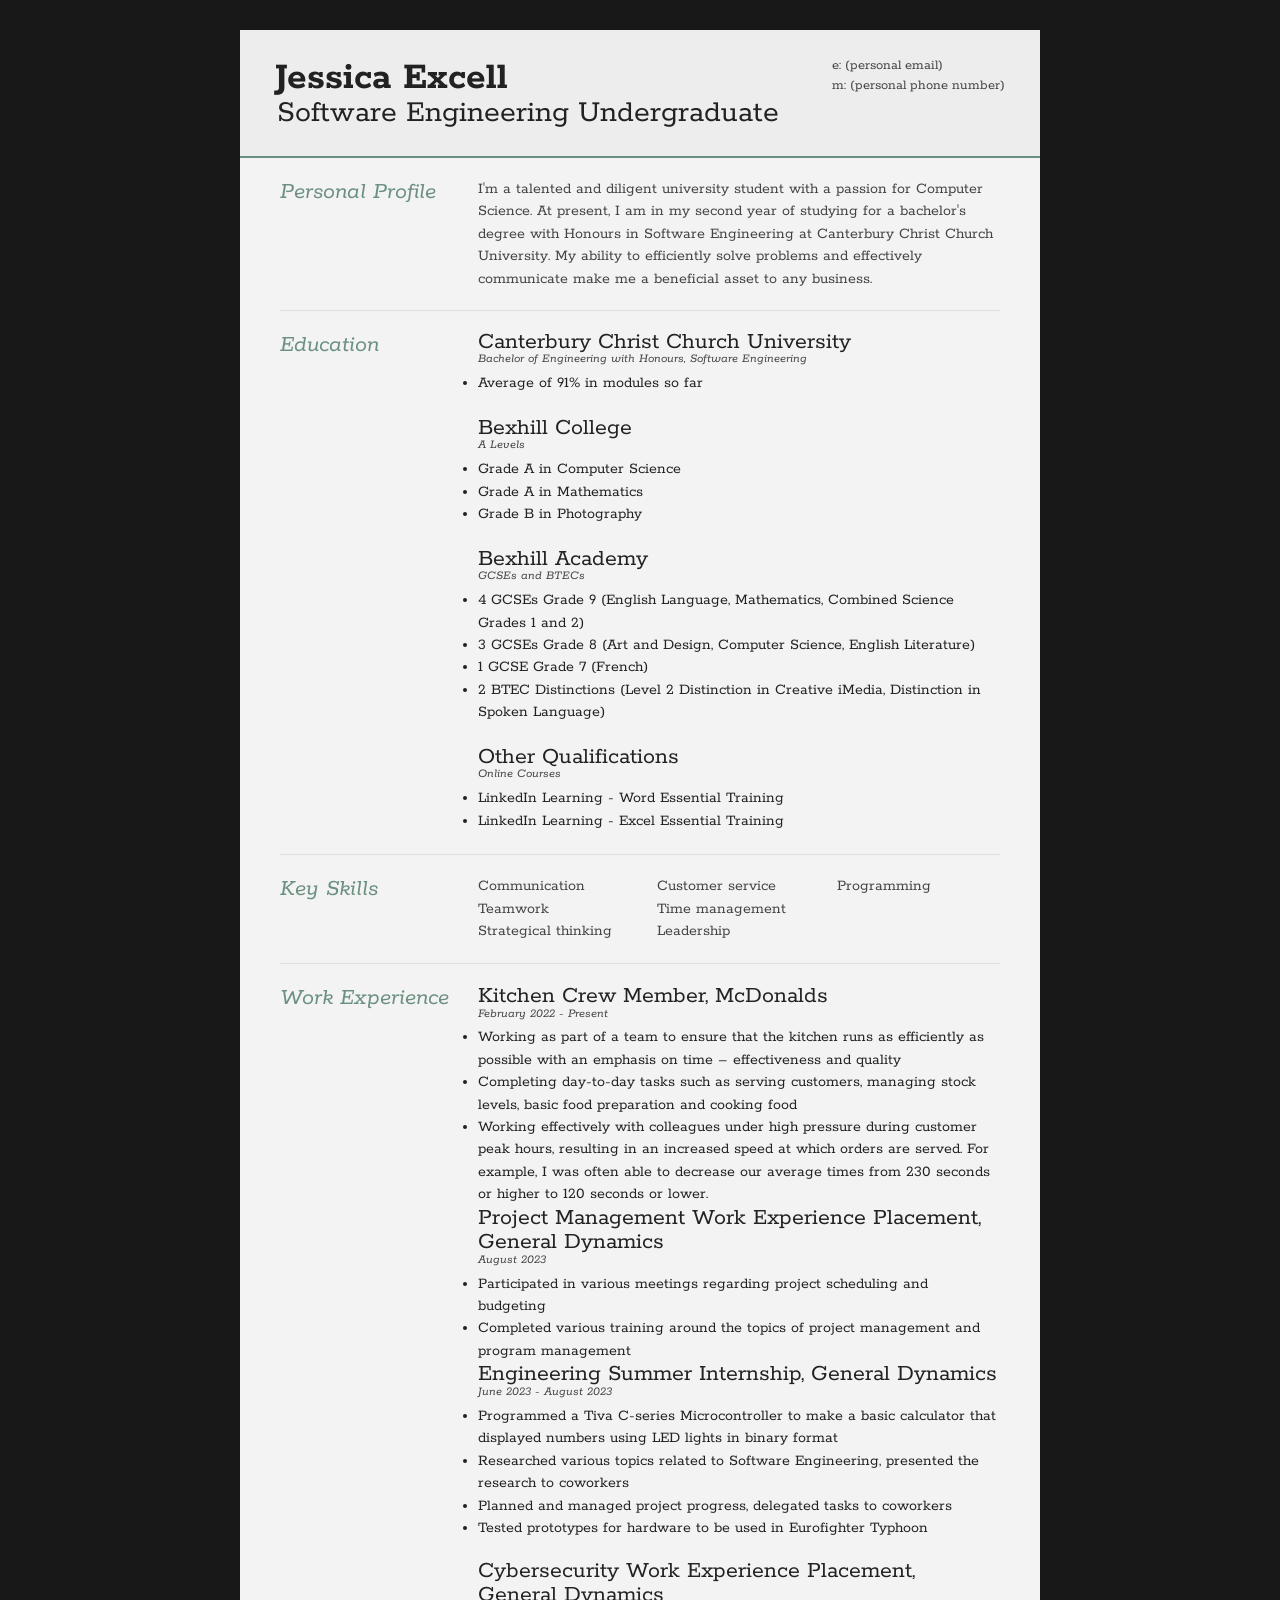
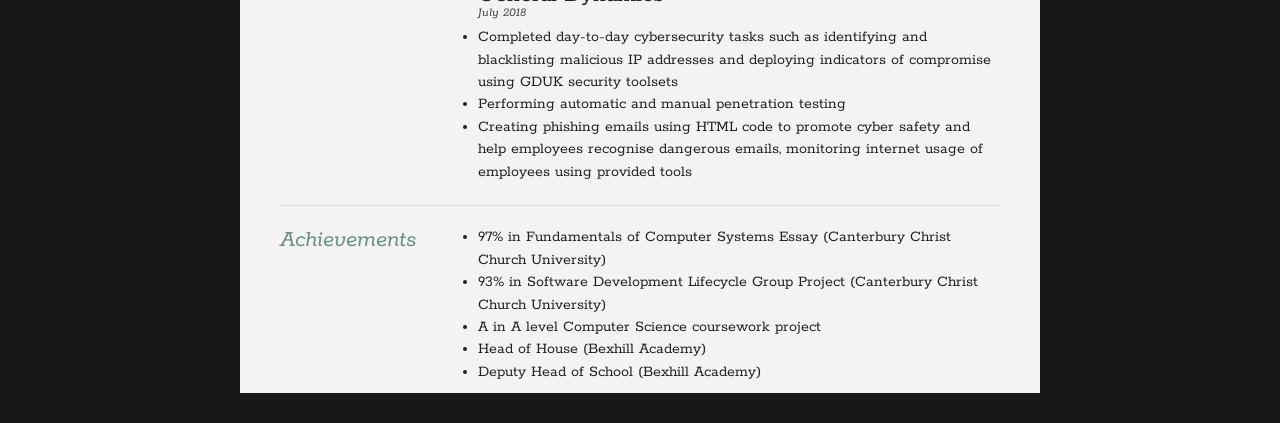
<file: index.html>
<!DOCTYPE html>
<html>
<head>
<title>Jessica Excell - Curriculum Vitae</title>

<meta name="viewport" content="width=device-width"/>
<meta name="description" content="The Curriculum Vitae of Jessica Excell."/>
<meta charset="UTF-8">

<link type="text/css" rel="stylesheet" href="style.css">
<link href='https://fonts.googleapis.com/css?family=Rokkitt:400,700|Lato:400,300' rel='stylesheet' type='text/css'>

</head>
<body id="top">
<div id="cv" class="instaFade">
	<div class="mainDetails">
		<div id="name">
			<h1 class="quickFade delayTwo">Jessica Excell</h1>
			<h2 class="quickFade delayThree">Software Engineering Undergraduate</h2>
		</div>

		<div id="contactDetails" class="quickFade delayFour">
			<ul>
				<li>e: <a href="mailto:jessexcell@outlook.com" target="_blank">(personal email)</a></li>
				<li>m: (personal phone number)</li>
			</ul>
		</div>
		<div class="clear"></div>
	</div>

	<div id="mainArea" class="quickFade delayFive">
		<section>
			<article>
				<div class="sectionTitle">
					<h1>Personal Profile</h1>
				</div>

				<div class="sectionContent">
					<p>I'm a talented and diligent university student with a passion for Computer Science. At present, I am in my second year of studying for a bachelor's degree with Honours in Software Engineering at Canterbury Christ Church University. My ability to efficiently solve problems and effectively communicate make me a beneficial asset to any business.</p>
				</div>
			</article>
			<div class="clear"></div>
		</section>

		<section>
			<div class="sectionTitle">
				<h1>Education</h1>
			</div>

			<div class="sectionContent">
				<article>
					<h2>Canterbury Christ Church University</h2>
					<p class="subDetails">Bachelor of Engineering with Honours, Software Engineering</p>
					<ul><li>Average of 91% in modules so far</li></ul>
				</article>

				<article>
					<h2><br>Bexhill College</h2>
					<p class="subDetails">A Levels</p>
					<ul>
						<li>Grade A in Computer Science</li>
						<li>Grade A in Mathematics</li>
						<li>Grade B in Photography<br></li>
					</ul>
				</article>

				<article>
					<h2><br>Bexhill Academy</h2>
					<p class="subDetails">GCSEs and BTECs</p>
					<ul>
						<li>4 GCSEs Grade 9 (English Language, Mathematics, Combined Science Grades 1 and 2)</li>
						<li>3 GCSEs Grade 8 (Art and Design, Computer Science, English Literature)</li>
						<li>1 GCSE Grade 7 (French)</li>
						<li>2 BTEC Distinctions (Level 2 Distinction in Creative iMedia, Distinction in Spoken Language)</li>
					</ul><br/>
				</article>

				<article>
					<h2>Other Qualifications</h2>
					<p class="subDetails">Online Courses</p>
					<ul>
						<li>LinkedIn Learning - Word Essential Training</li>
						<li>LinkedIn Learning - Excel Essential Training</li>
					</ul><br/>
				</article>
			</div>
			<div class="clear"></div>
		</section>

		<section>
			<div class="sectionTitle">
				<h1>Key Skills</h1>
			</div>

			<div class="sectionContent">
				<ol class="keySkills">
					<li>Communication</li>
					<li>Teamwork</li>
					<li>Strategical thinking</li>
					<li>Customer service</li>
					<li>Time management</li>
					<li>Leadership</li>
					<li>Programming</li>
				</ol>
			</div>
			<div class="clear"></div>
		</section>

		<section>
			<div class="sectionTitle">
				<h1>Work Experience</h1>
			</div>

			<div class="sectionContent">
				<article>
					<h2 style="line-height:1">Kitchen Crew Member, McDonalds<br></h2>
					<p class="subDetails">February 2022 - Present</p>
					<ul>
						<li>Working as part of a team to ensure that the kitchen runs as efficiently as possible with an emphasis on time – effectiveness and quality</li>
						<li>Completing day-to-day tasks such as serving customers, managing stock levels, basic food preparation and cooking food</li>
						<li>Working effectively with colleagues under high pressure during customer peak hours, resulting in an increased speed at which orders are served. For example, I was often able to decrease our average times from 230 seconds or higher to 120 seconds or lower.<br></li>
					</ul>
				</article>

				<article>
					<h2 style="line-height:1">Project Management Work Experience Placement, General Dynamics</h2>
					<p class="subDetails">August 2023</p>
					<ul>
						<li>Participated in various meetings regarding project scheduling and budgeting</li>
                        <li>Completed various training around the topics of project management and program management</li>
					</ul>
				</article>

				<article>
					<h2 style="line-height:1">Engineering Summer Internship, General Dynamics</h2>
					<p class="subDetails">June 2023 - August 2023</p>
					<ul>
						<li>Programmed a Tiva C-series Microcontroller to make a basic calculator that displayed numbers using LED lights in binary format</li>
						<li>Researched various topics related to Software Engineering, presented the research to coworkers</li>
						<li>Planned and managed project progress, delegated tasks to coworkers</li>
						<li>Tested prototypes for hardware to be used in Eurofighter Typhoon</li>
					</ul>
				</article>

				<article>
					<p></p>
					<h2 style="line-height:1">Cybersecurity Work Experience Placement, General Dynamics</h2>
					<p class="subDetails">July 2018</p>
					<ul>
						<li>Completed day-to-day cybersecurity tasks such as identifying and blacklisting malicious IP addresses and deploying indicators of compromise using GDUK security toolsets <br></li>
						<li>Performing automatic and manual penetration testing </li>
                        <li>Creating phishing emails using HTML code to promote cyber safety and help employees recognise dangerous emails, monitoring internet usage of employees using provided tools <br></li>
					</ul><br>
				</article>
			</div>
			<div class="clear"></div>
		</section>

		<section>
            <article>
                <div class="sectionTitle">
                    <h1>Achievements</h1>
                </div>
                <div class="sectionContent">
                    <ul>
                        <li>97% in Fundamentals of Computer Systems Essay (Canterbury Christ Church University)</li>
                        <li>93% in Software Development Lifecycle Group Project (Canterbury Christ Church University)</li>
                        <li>A in A level Computer Science coursework project</li>
                        <li>Head of House (Bexhill Academy)</li>
                        <li>Deputy Head of School (Bexhill Academy)</li>
                    </ul>
                </div>
            </article>
			<div class="clear"></div>
		</section>
	</div>
</div>
</body>
</html>
</file>
<file: style.css>
html,body,div,span,object,iframe,h1,h2,h3,h4,h5,h6,p,blockquote,pre,abbr,address,cite,code,del,dfn,em,img,ins,kbd,q,samp,small,strong,sub,sup,var,b,i,dl,dt,dd,ol,ul,li,fieldset,form,label,legend,table,caption,tbody,tfoot,thead,tr,th,td,article,aside,canvas,details,figcaption,figure,footer,header,hgroup,menu,nav,section,summary,time,mark,audio,video {
border:0;
font:inherit;
font-size:100%;
margin:0;
padding:0;
vertical-align:baseline;
}

article,aside,details,figcaption,figure,footer,header,hgroup,menu,nav,section {
display:block;
}

html, body {background: #181818; font-family: 'Lato', helvetica, arial, sans-serif; font-size: 16px; color: #222;}

.clear {clear: both;}

p {
	font-size: 1em;
	font-family:'Rokkitt';
	line-height: 1.4em;
	margin-bottom: 20px;
	color: #444;
}

ol {
	font-family: 'Rokkitt';
}

li {
	font-family: 'Rokkitt';
}

#cv {
	width: 90%;
	max-width: 800px;
	background: #f3f3f3;
	margin: 30px auto;
}

.mainDetails {
	padding: 25px 35px;
	border-bottom: 2px solid #6b9080;
	background: #ededed;
}

#name h1 {
	font-size: 2.5em;
	font-weight: 700;
	font-family: 'Rokkitt', Helvetica, Arial, sans-serif;
	margin-bottom: -6px;
}

#name h2 {
	font-size: 2em;
	margin-left: 2px;
	font-family: 'Rokkitt', Helvetica, Arial, sans-serif;
}

#mainArea {
	padding: 0 40px;
}

#headshot {
	width: 12.5%;
	float: left;
	margin-right: 30px;
}

#headshot img {
	width: 100%;
	height: auto;
	-webkit-border-radius: 50px;
	border-radius: 50px;
}

#name {
	float: left;
}

#contactDetails {
	float: right;
}

#contactDetails ul {
	list-style-type: none;
	font-size: 0.9em;
	margin-top: 2px;
}

#contactDetails ul li {
	margin-bottom: 3px;
	color: #444;
}

#contactDetails ul li a, a[href^=tel] {
	color: #444; 
	text-decoration: none;
	-webkit-transition: all .3s ease-in;
	-moz-transition: all .3s ease-in;
	-o-transition: all .3s ease-in;
	-ms-transition: all .3s ease-in;
	transition: all .3s ease-in;
}

#contactDetails ul li a:hover { 
	color: #cf8a05;
}


section {
	border-top: 1px solid #dedede;
	padding: 20px 0 0;
}

section:first-child {
	border-top: 0;
}

section:last-child {
	padding: 20px 0 10px;
}

.sectionTitle {
	float: left;
	width: 25%;
}

.sectionContent {
	float: right;
	width: 72.5%;
	line-height: 1.4em;
}

.sectionTitle h1 {
	font-family: 'Rokkitt', Helvetica, Arial, sans-serif;
	font-style: italic;
	font-size: 1.5em;
	color: #6b9080;
}

.sectionContent h2 {
	font-family: 'Rokkitt', Helvetica, Arial, sans-serif;
	font-size: 1.5em;
	margin-bottom: -2px;
}

.subDetails {
	font-size: 0.8em;
	font-style: italic;
	margin-bottom: 3px;
}

.keySkills {
	list-style-type: none;
	-moz-column-count:3;
	-webkit-column-count:3;
	column-count:3;
	margin-bottom: 20px;
	font-size: 1em;
	color: #444;
}

.keySkills ul li {
	margin-bottom: 3px;
}

@media all and (min-width: 602px) and (max-width: 800px) {
	#headshot {
		display: none;
	}

	.keySkills {
	-moz-column-count:2;
	-webkit-column-count:2;
	column-count:2;
	}
}

@media all and (max-width: 601px) {
	#cv {
		width: 95%;
		margin: 10px auto;
		min-width: 280px;
	}

	#headshot {
		display: none;
	}

	#name, #contactDetails {
		float: none;
		width: 100%;
		text-align: center;
	}

	.sectionTitle, .sectionContent {
		float: none;
		width: 100%;
	}

	.sectionTitle {
		margin-left: -2px;
		font-size: 1.25em;
	}

	.keySkills {
		-moz-column-count:2;
		-webkit-column-count:2;
		column-count:2;
	}
}

@media all and (max-width: 480px) {
	.mainDetails {
		padding: 15px 15px;
	}

	section {
		padding: 15px 0 0;
	}

	#mainArea {
		padding: 0 25px;
	}


	.keySkills {
	-moz-column-count:1;
	-webkit-column-count:1;
	column-count:1;
	}

	#name h1 {
		line-height: .8em;
		margin-bottom: 4px;
	}
}

@media print {
    #cv {
        width: 100%;
    }
}

@-webkit-keyframes reset {
	0% {
		opacity: 0;
	}
	100% {
		opacity: 0;
	}
}

@-webkit-keyframes fade-in {
	0% {
		opacity: 0;
	}
	40% {
		opacity: 0;
	}
	100% {
		opacity: 1;
	}
}

@-moz-keyframes reset {
	0% {
		opacity: 0;
	}
	100% {
		opacity: 0;
	}
}

@-moz-keyframes fade-in {
	0% {
		opacity: 0;
	}
	40% {
		opacity: 0;
	}
	100% {
		opacity: 1;
	}
}

@keyframes reset {
	0% {
		opacity: 0;
	}
	100% {
		opacity: 0;
	}
}

@keyframes fade-in {
	0% {
		opacity: 0;
	}
	40% {
		opacity: 0;
	}
	100% {
		opacity: 1;
	}
}

.instaFade {
    -webkit-animation-name: reset, fade-in;
    -webkit-animation-duration: 1.5s;
    -webkit-animation-timing-function: ease-in;

	-moz-animation-name: reset, fade-in;
    -moz-animation-duration: 1.5s;
    -moz-animation-timing-function: ease-in;

	animation-name: reset, fade-in;
    animation-duration: 1.5s;
    animation-timing-function: ease-in;
}

.quickFade {
    -webkit-animation-name: reset, fade-in;
    -webkit-animation-duration: 2.5s;
    -webkit-animation-timing-function: ease-in;

	-moz-animation-name: reset, fade-in;
    -moz-animation-duration: 2.5s;
    -moz-animation-timing-function: ease-in;

	animation-name: reset, fade-in;
    animation-duration: 2.5s;
    animation-timing-function: ease-in;
}

.delayOne {
	-webkit-animation-delay: 0, .5s;
	-moz-animation-delay: 0, .5s;
	animation-delay: 0, .5s;
}

.delayTwo {
	-webkit-animation-delay: 0, 1s;
	-moz-animation-delay: 0, 1s;
	animation-delay: 0, 1s;
}

.delayThree {
	-webkit-animation-delay: 0, 1.5s;
	-moz-animation-delay: 0, 1.5s;
	animation-delay: 0, 1.5s;
}

.delayFour {
	-webkit-animation-delay: 0, 2s;
	-moz-animation-delay: 0, 2s;
	animation-delay: 0, 2s;
}

.delayFive {
	-webkit-animation-delay: 0, 2.5s;
	-moz-animation-delay: 0, 2.5s;
	animation-delay: 0, 2.5s;
}
</file>
